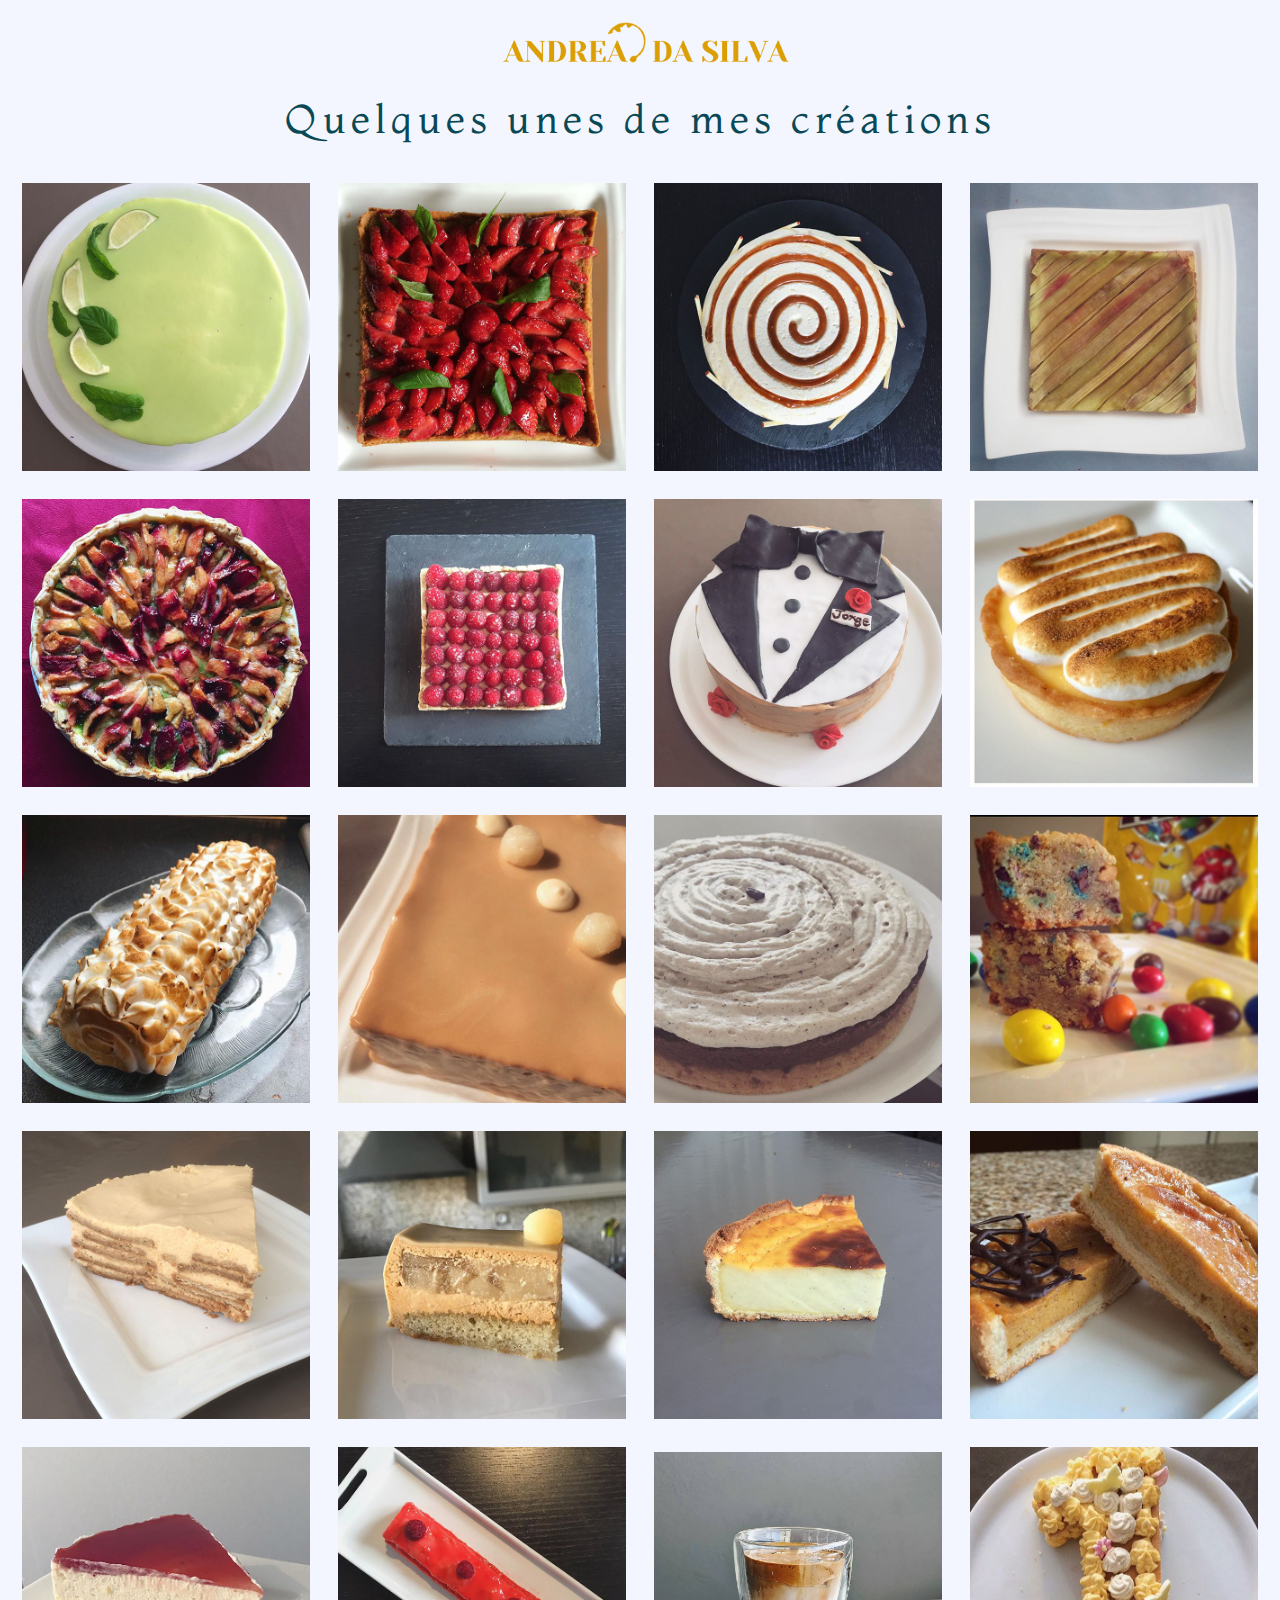
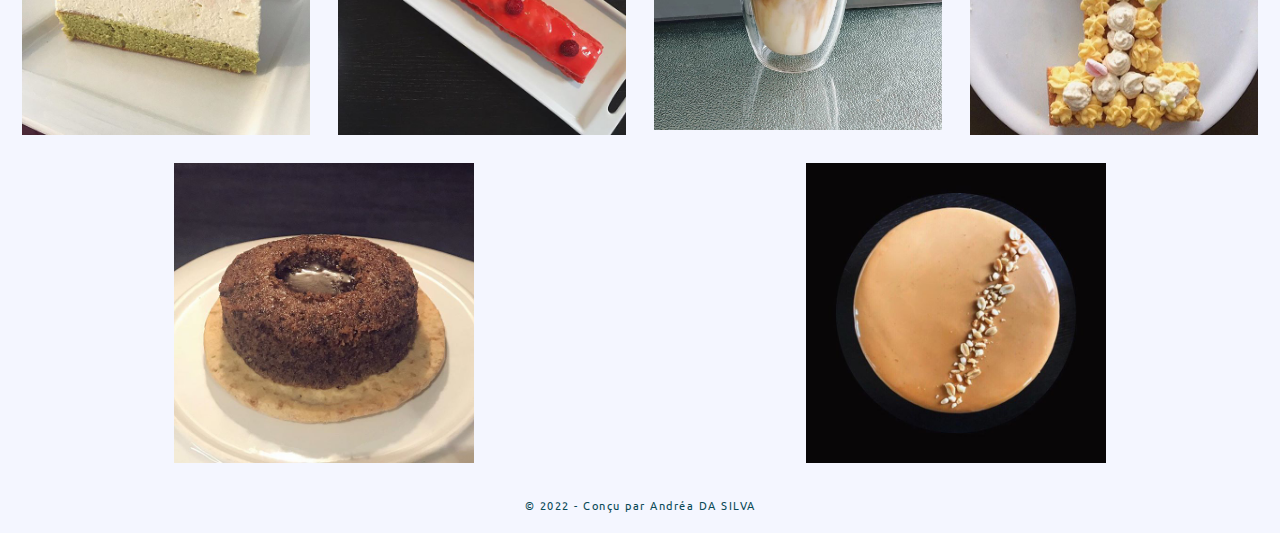
<file: pancake-layout.html>
<!DOCTYPE html>
<html>
<head>
  <title>Portfolio</title>
  <meta name=viewport content="width=device-width">
  <meta charset="utf-8">
  <link href="https://fonts.googleapis.com/css2?family=Source+Sans+Pro:wght@400;600&family=Ubuntu:wght@300;400;500;700&display=swap" rel="stylesheet">
    <link rel="preconnect" href="https://fonts.gstatic.com">
  <link href="https://fonts.googleapis.com/css2?family=Montserrat:wght@300;400&display=swap" rel="stylesheet"> 
<link rel="preconnect" href="https://fonts.gstatic.com">
<link href="https://fonts.googleapis.com/css2?family=Montaga&display=swap" rel="stylesheet"> 
  <link rel="stylesheet" href="pancake-layout.css">
    <link href="https://fonts.googleapis.com/css2?family=Source+Sans+Pro:wght@400;600&family=Ubuntu:wght@300;400;500;700&display=swap" rel="stylesheet">
  <link rel="icon" href="images/favicon.png" type="image/x-icon"/>
  
</head>
<body>
  <div class="banner">
    <a href="index.html">
    <img src="images/logo.png" width="300px" alt="Logo">
    </a>
  </div>
  
</head>

<body>

  <h1>Quelques unes de mes créations </h1>
<div class="container">

       <main>
        <div class="cards">

          <div class="card">
            <img src="images/mojito.jpg" alt="mojito">
          </div>
          
          <div class="card">
            <img src="images/fraisier.jpg" alt="fraisier">
          </div>

          <div class="card">
            <img src="images/poirecara.jpg" alt="poirecara">
          </div>
          
           <div class="card">
            <img src="images/rhubarbe.jpg" alt=rhubarbe">
          </div>
                                                        
            <div class="card">
            <img src="images/tarteauxpeches.jpg" alt="tarteauxpeches">
          </div>       
            
           <div class="card">
            <img src="images/tarteframboise.jpg" alt="tarteframboise">
          </div>                                                         

          <div class="card">
            <img src="images/costume.jpg" alt="costume">
          </div>





                    <div class="card">
            <img src="images/lemon.jpg" alt="entremetcacahuete">
          </div>



          <div class="card">
            <img src="images/buchecitron.jpg" alt="entremetcacahuete">
          </div>

          <div class="card">
            <img src="images/entremetpoire.jpg" alt="entremetcacahuete">
          </div>
          <div class="card">
            <img src="images/cafechoco.jpg" alt="entremetcacahuete">
          </div>
          <div class="card">
            <img src="images/brookie.jpg" alt="entremetcacahuete">
          </div>

          <div class="card">
            <img src="images/bolodebolacha.jpg" alt="entremetcacahuete">
          </div>

           <div class="card">
            <img src="images/entremetpoire2.jpg" alt="entremetcacahuete">
          </div>

          <div class="card">
            <img src="images/flan.jpg" alt="entremetcacahuete">
          </div>

           <div class="card">
            <img src="images/tartehalloween.jpg" alt="entremetcacahuete">
          </div>



           <div class="card">
            <img src="images/fraisepistache.jpg" alt="entremetcacahuete">
          </div>

           <div class="card">
            <img src="images/bucheframboise.jpg" alt="entremetcacahuete">
          </div>


          <div class="card">
            <img src="images/dalgona.jpg" alt="dalgona">
          </div>

          <div class="card">
            <img src="images/birthdaycake.jpg" alt="birthdaycake">
          </div>
          
          <div class="card">
            <img src="images/fondantchoco.jpg" alt="birthdaycake">
          </div>
            
           <div class="card">
            <img src="images/entremetcacahuete.jpg" alt="entremetcacahuete">
          </div>                                                      
                                                                 
        </div>


<div class="footer">
  <div class="footer">© 2022 - Conçu par Andréa DA SILVA</div>
</div>
    

</body>
</file>
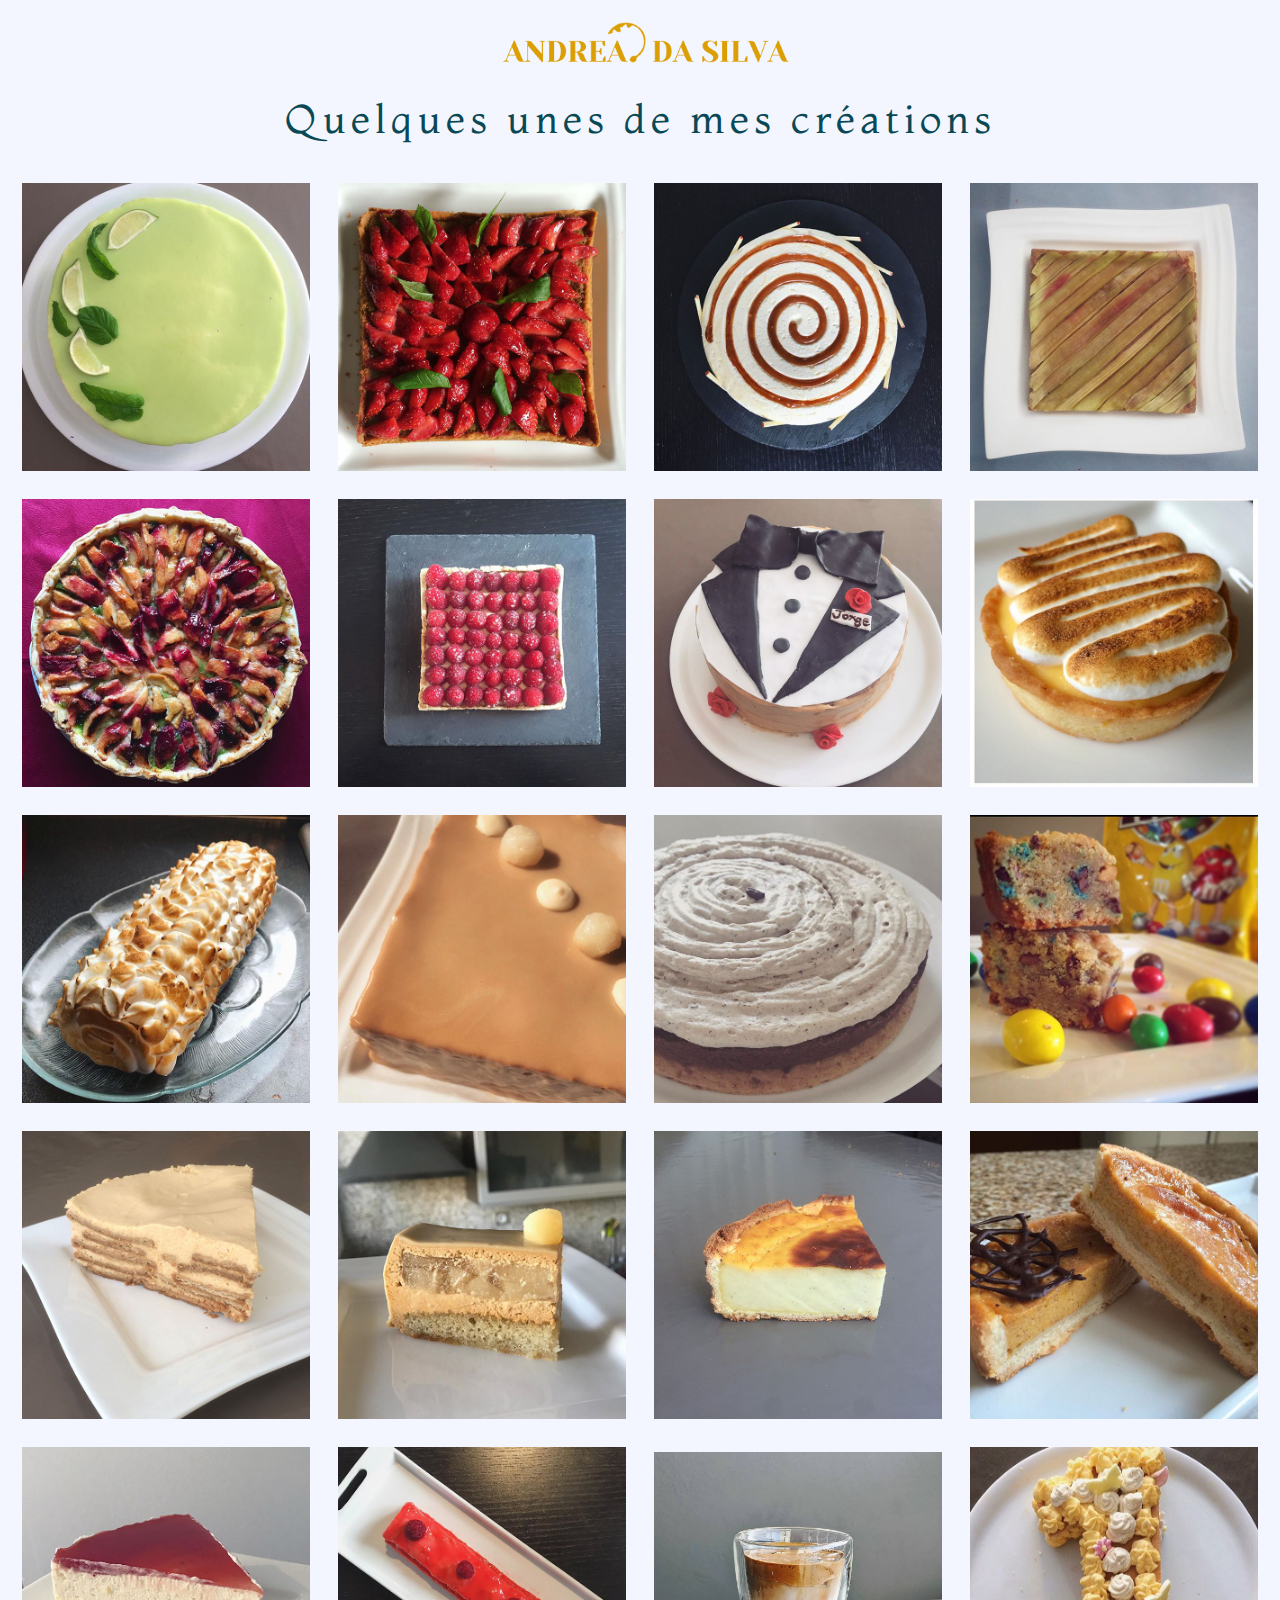
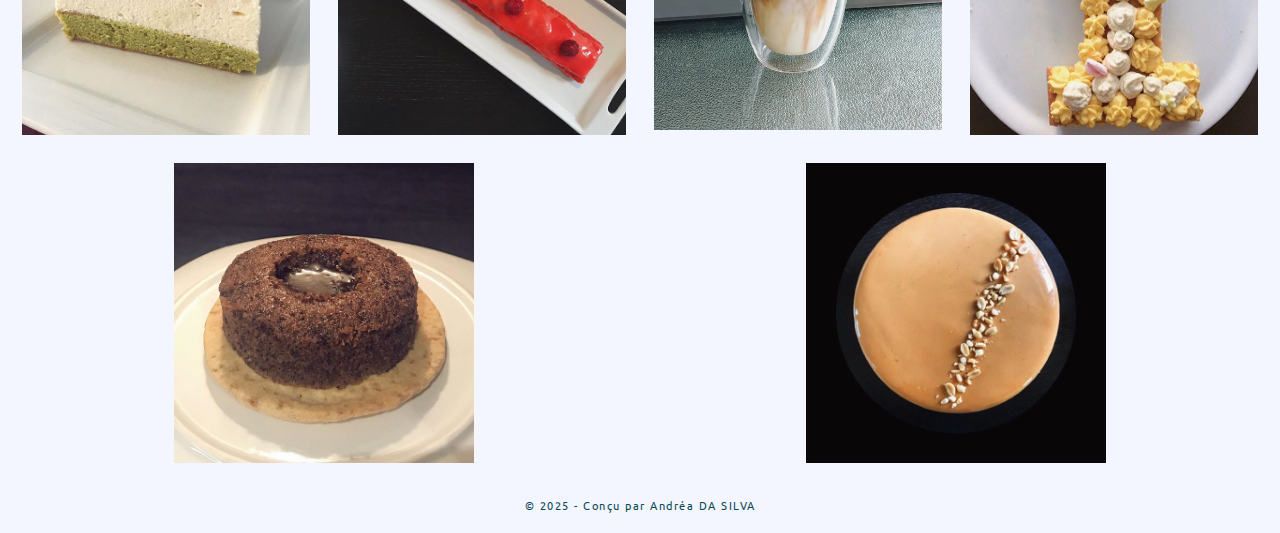
<file: portfolio.html>
<!DOCTYPE html>
<html>
<head>
  <title>Portfolio</title>
  <meta name=viewport content="width=device-width">
  <meta charset="utf-8">
  <link href="https://fonts.googleapis.com/css2?family=Source+Sans+Pro:wght@400;600&family=Ubuntu:wght@300;400;500;700&display=swap" rel="stylesheet">
    <link rel="preconnect" href="https://fonts.gstatic.com">
  <link href="https://fonts.googleapis.com/css2?family=Montserrat:wght@300;400&display=swap" rel="stylesheet"> 
<link rel="preconnect" href="https://fonts.gstatic.com">
<link href="https://fonts.googleapis.com/css2?family=Montaga&display=swap" rel="stylesheet"> 
  <link rel="stylesheet" href="pancake-layout.css">
    <link href="https://fonts.googleapis.com/css2?family=Source+Sans+Pro:wght@400;600&family=Ubuntu:wght@300;400;500;700&display=swap" rel="stylesheet">
  <link rel="icon" href="images/favicon.png" type="image/x-icon"/>
  
</head>
<body>
  <div class="banner">
    <img src="images/logo.png" width="300px" alt="Logo">
  </div>
  
</head>

<body>

  <h1>Quelques unes de mes créations </h1>
<div class="container">

      <main>
        <div class="cards">

          <div class="card">
            <img src="images/mojito.jpg" alt="mojito">
          </div>
          
          <div class="card">
            <img src="images/fraisier.jpg" alt="fraisier">
          </div>

          <div class="card">
            <img src="images/poirecara.jpg" alt="poirecara">
          </div>
          
           <div class="card">
            <img src="images/rhubarbe.jpg" alt=rhubarbe">
          </div>
                                                        
            <div class="card">
            <img src="images/tarteauxpeches.jpg" alt="tarteauxpeches">
          </div>       
            
           <div class="card">
            <img src="images/tarteframboise.jpg" alt="tarteframboise">
          </div>                                                         

          <div class="card">
            <img src="images/costume.jpg" alt="costume">
          </div>





                    <div class="card">
            <img src="images/lemon.jpg" alt="entremetcacahuete">
          </div>



          <div class="card">
            <img src="images/buchecitron.jpg" alt="entremetcacahuete">
          </div>

          <div class="card">
            <img src="images/entremetpoire.jpg" alt="entremetcacahuete">
          </div>
          <div class="card">
            <img src="images/cafechoco.jpg" alt="entremetcacahuete">
          </div>
          <div class="card">
            <img src="images/brookie.jpg" alt="entremetcacahuete">
          </div>

          <div class="card">
            <img src="images/bolodebolacha.jpg" alt="entremetcacahuete">
          </div>

           <div class="card">
            <img src="images/entremetpoire2.jpg" alt="entremetcacahuete">
          </div>

          <div class="card">
            <img src="images/flan.jpg" alt="entremetcacahuete">
          </div>

           <div class="card">
            <img src="images/tartehalloween.jpg" alt="entremetcacahuete">
          </div>



           <div class="card">
            <img src="images/fraisepistache.jpg" alt="entremetcacahuete">
          </div>

           <div class="card">
            <img src="images/bucheframboise.jpg" alt="entremetcacahuete">
          </div>


          <div class="card">
            <img src="images/dalgona.jpg" alt="dalgona">
          </div>

          <div class="card">
            <img src="images/birthdaycake.jpg" alt="birthdaycake">
          </div>
          
          <div class="card">
            <img src="images/fondantchoco.jpg" alt="birthdaycake">
          </div>
            
           <div class="card">
            <img src="images/entremetcacahuete.jpg" alt="entremetcacahuete">
          </div>                                                      
                                                                 
        </div>



<div class="footer">
  <div class="footer">© 2025 - Conçu par Andréa DA SILVA</div>
</div>
    

</body>
</file>
<file: pancake-layout.css>
.container {
  display: grid;
  height: 100vh;

  /* pancake layout */
  grid-template-rows: auto 1fr auto;
  /* end pancake layout */
}

body {
  background-color: #f4f6ff;
  text-align: center;


}


h1 {
  font-family:'Montaga';
  font-weight: 300;
  font-size:40px;
  color : #094956;
  letter-spacing: 5px
    }


header {
  padding: 1.5rem;
  color: white;
  background: navy;
}

footer {
  padding: 1.5rem;
  text-align: center;
  color: white;
  background: navy;
}


.cards {
  display: flex;
  flex-wrap: wrap; 
  flex-grow: 1;

}


.cards img {
  width: 100%;
  max-width: 300px;
  display:flex;
  flex-basis: auto; 
  flex-wrap: wrap; 
  flex-grow: 1;

}

.card {
  display:flex;
  flex-basis: auto; 
  flex-wrap: wrap; 
  flex-grow: 1;  
  margin: 7px;
  padding: 7px;
  align-items: center;
  justify-content: space-between;
  width: 21%;
  justify-content: center;
}

.footer {
  text-align: center;
  letter-spacing: 1.5px;
  font-size:11px;
  padding:10px;
  font-family: 'Ubuntu', sans-serif;
  color:#094956;
}
</file>
